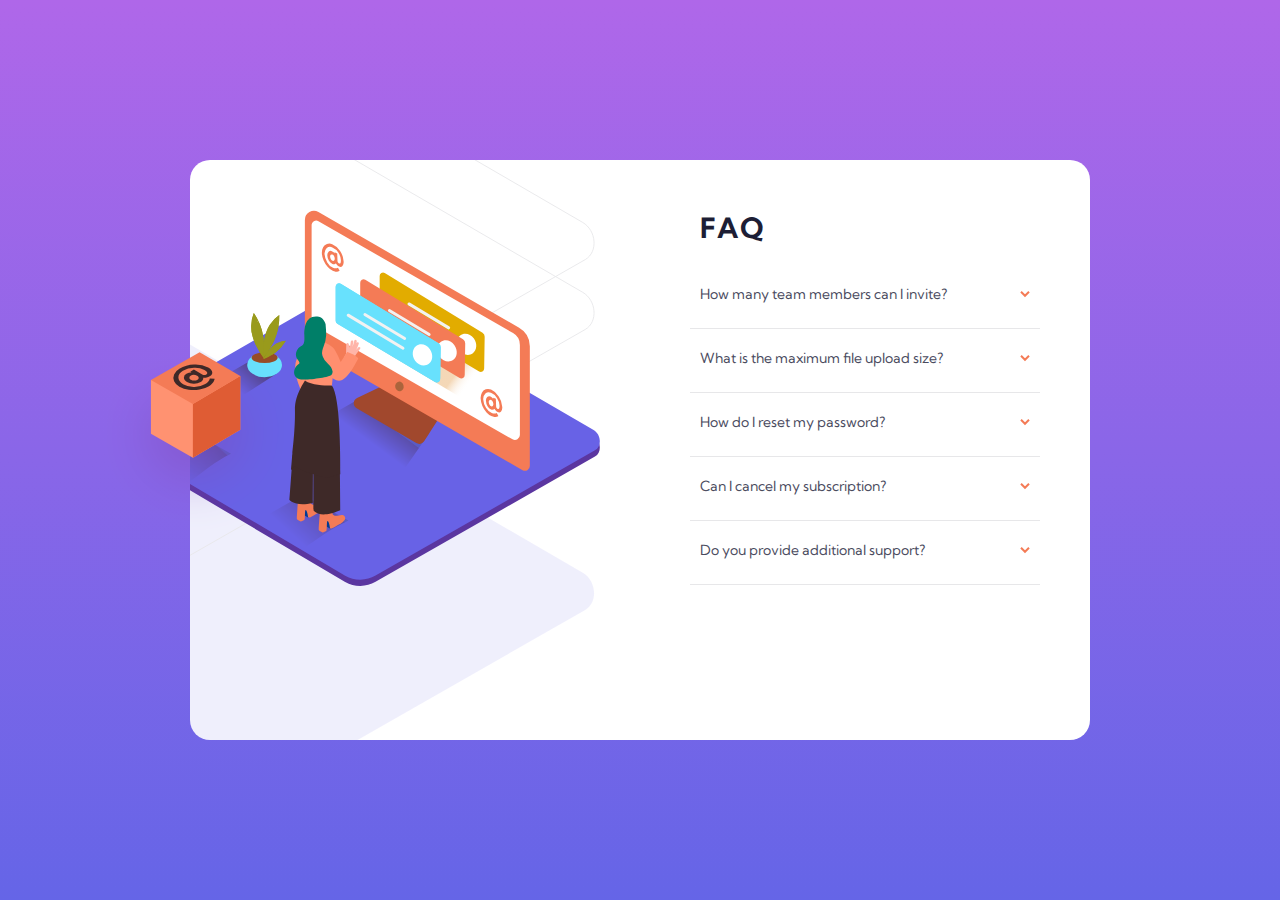
<file: faq-accordion/index.html>
<!DOCTYPE html>
<html lang="en">
    <head>
        <meta charset="UTF-8" />
        <meta name="viewport" content="width=device-width, initial-scale=1.0" />
        <link
            href="https://fonts.googleapis.com/css2?family=Kumbh+Sans:wght@400;700&display=swap"
            rel="stylesheet"
        />
        <link rel="stylesheet" href="styles/styles.css" />
        <title>FAQ-Accordion</title>
    </head>
    <body>
        <div class="card-container">
            <img
                class="img-cube"
                src="img/illustration-box-desktop.svg"
                alt="Illustration box image"
            />
            <div class="card">
                <!-- Image column -->
                <div class="img-col">
                    <img
                        class="img-women"
                        src="img/illustration-woman-online-desktop.svg"
                        alt="Illustration Women"
                    />
                    <img
                        class="img-women-mobile"
                        src="img/illustration-woman-online-mobile.svg"
                        alt="Illustration Women"
                    />
                </div>

                <!-- FAQ column -->
                <div class="faq-col">
                    <h1>FAQ</h1>

                    <!-- Q&A  -->
                    <div class="item-container">
                        <div class="question-container">
                            <p class="question">
                                How many team members can I invite?
                            </p>
                            <img
                                class="arrow"
                                src="img/icon-arrow-down.svg"
                                alt="Arrow Down"
                            />
                        </div>

                        <p class="answer">
                            You can invite up to 2 additional users on the Free
                            plan. There is no limit on team members for the
                            Premium plan.
                        </p>
                    </div>
                    <div class="item-container">
                        <div class="question-container">
                            <p class="question">
                                What is the maximum file upload size?
                            </p>
                            <img
                                class="arrow"
                                src="img/icon-arrow-down.svg"
                                alt="Arrow Down"
                            />
                        </div>

                        <p class="answer">
                            No more than 2GB. All files in your account must fit
                            your allotted storage space.
                        </p>
                    </div>
                    <div class="item-container">
                        <div class="question-container">
                            <p class="question">How do I reset my password?</p>
                            <img
                                class="arrow"
                                src="img/icon-arrow-down.svg"
                                alt="Arrow Down"
                            />
                        </div>

                        <p class="answer">
                            Click “Forgot password” from the login page or
                            “Change password” from your profile page. A reset
                            link will be emailed to you.
                        </p>
                    </div>
                    <div class="item-container">
                        <div class="question-container">
                            <p class="question">
                                Can I cancel my subscription?
                            </p>
                            <img
                                class="arrow"
                                src="img/icon-arrow-down.svg"
                                alt="Arrow Down"
                            />
                        </div>

                        <p class="answer">
                            Yes! Send us a message and we’ll process your
                            request no questions asked.
                        </p>
                    </div>
                    <div class="item-container">
                        <div class="question-container">
                            <p class="question">
                                Do you provide additional support?
                            </p>
                            <img
                                class="arrow"
                                src="img/icon-arrow-down.svg"
                                alt="Arrow Down"
                            />
                        </div>

                        <p class="answer">
                            Chat and email support is available 24/7. Phone
                            lines are open during normal business hours.
                        </p>
                    </div>
                </div>
            </div>
        </div>
        <script src="js/app.js"></script>
    </body>
</html>
</file>
<file: faq-accordion/styles/styles.css>
* {
  -webkit-box-sizing: border-box;
          box-sizing: border-box;
  margin: 0;
  padding: 0;
}

body {
  display: -webkit-box;
  display: -ms-flexbox;
  display: flex;
  -webkit-box-pack: center;
      -ms-flex-pack: center;
          justify-content: center;
  -webkit-box-align: center;
      -ms-flex-align: center;
          align-items: center;
  background: -webkit-gradient(linear, left top, left bottom, from(#af67e9), to(#6565e7));
  background: linear-gradient(#af67e9 0%, #6565e7 100%);
  background-repeat: no-repeat;
  height: 100vh;
  font-family: 'Kumbh Sans', sans-serif;
  font-size: 14px;
  font-weight: 400;
}

@media only screen and (max-width: 1021px) {
  body {
    height: 140vh;
  }
}

.card {
  display: -webkit-box;
  display: -ms-flexbox;
  display: flex;
  background-color: #ffffff;
  width: 900px;
  height: 580px;
  border-radius: 20px;
}

.card .img-col {
  background-image: url(../img/bg-pattern-desktop.svg);
  background-size: 200%;
  background-repeat: no-repeat;
  background-position: right -10% bottom 35%;
  width: 50%;
  height: 100%;
  position: relative;
  overflow: hidden;
}

.card .img-col .img-women {
  width: 110%;
  position: absolute;
  top: 50px;
  right: 40px;
  z-index: 10;
}

.card .img-col .img-women-mobile {
  display: none;
}

.card .faq-col {
  padding: 50px;
  width: 50%;
}

.card .faq-col h1 {
  letter-spacing: 2px;
  margin-bottom: 30px;
  margin-left: 10px;
  color: #1d1e35;
}

.card .item-container {
  border-bottom: 1px solid #e7e7e9;
  margin-bottom: 10px;
  padding: 10px;
}

.card .question-container {
  display: -webkit-box;
  display: -ms-flexbox;
  display: flex;
  -webkit-box-align: center;
      -ms-flex-align: center;
          align-items: center;
  -webkit-box-pack: justify;
      -ms-flex-pack: justify;
          justify-content: space-between;
  margin-bottom: 15px;
  cursor: pointer;
}

.card .arrow {
  -webkit-transition: -webkit-transform 0.2s ease-in-out;
  transition: -webkit-transform 0.2s ease-in-out;
  transition: transform 0.2s ease-in-out;
  transition: transform 0.2s ease-in-out, -webkit-transform 0.2s ease-in-out;
}

.card .active + .arrow {
  -webkit-transform: rotate(180deg);
          transform: rotate(180deg);
}

.card .question {
  color: #4a4b5e;
}

.card .question:hover {
  color: #f47c57;
  -webkit-transition: 200ms ease-in-out;
  transition: 200ms ease-in-out;
}

.card .answer {
  color: #787887;
  max-height: 0;
  overflow: hidden;
}

.card .active {
  font-weight: bold;
  color: #1d1e35;
  display: block;
}

.card-container {
  position: relative;
}

.card-container .img-cube {
  position: absolute;
  left: -90px;
  top: 190px;
  z-index: 100;
}

@media only screen and (max-width: 1021px) {
  .card-container {
    padding: 0 2rem;
  }
  .card {
    -webkit-box-orient: vertical;
    -webkit-box-direction: normal;
        -ms-flex-direction: column;
            flex-direction: column;
    max-width: 355px;
  }
  .card .img-col {
    background-image: url(../img/bg-pattern-mobile.svg);
    background-size: 70%;
    background-position: right 50% bottom 100%;
    overflow: visible;
    width: 100%;
    -webkit-box-flex: 3;
        -ms-flex-positive: 3;
            flex-grow: 3;
  }
  .card .img-col .img-women-mobile {
    margin-top: 4rem;
    display: block;
    position: absolute;
    top: -170px;
    right: 60px;
    z-index: 100;
  }
  .card .img-col .img-women {
    display: none;
  }
  .card .faq-col {
    padding: 30px;
    width: 100%;
  }
  .card .faq-col h1 {
    text-align: center;
    margin-left: 0;
  }
  .img-cube {
    display: none;
  }
}

@media only screen and (max-width: 430px) {
  .card-container {
    padding: 0;
  }
}
/*# sourceMappingURL=styles.css.map */
</file>
